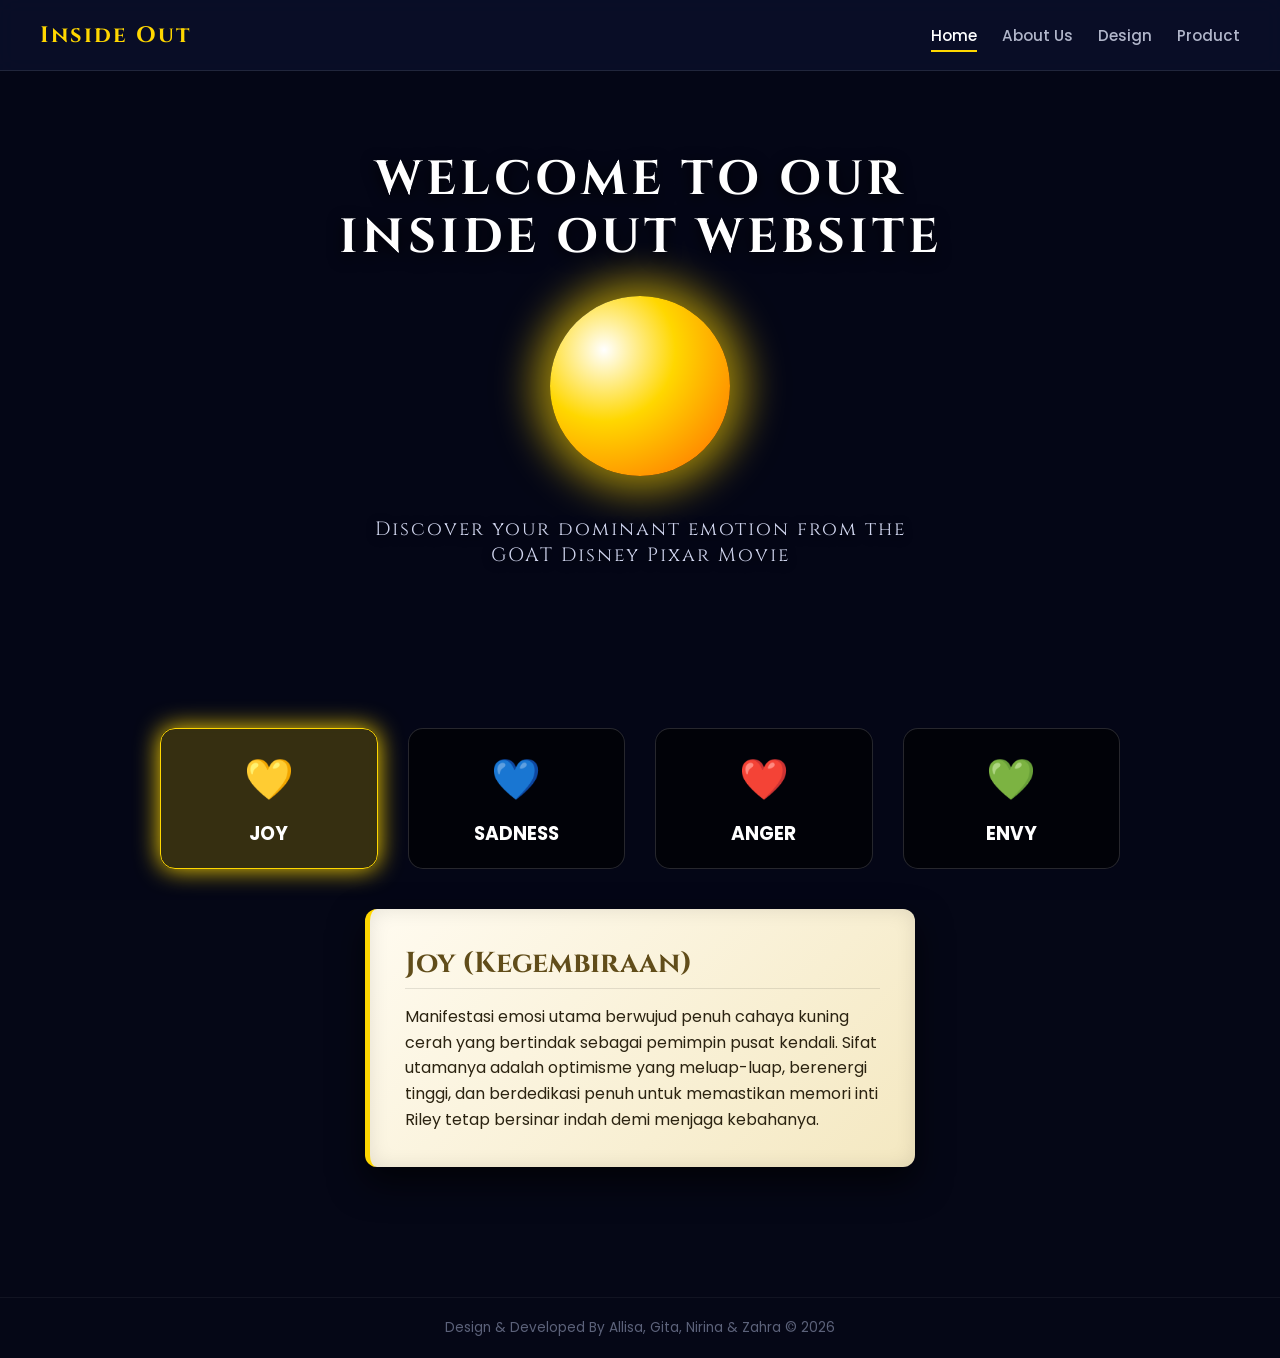
<file: index.html>
<!doctype html>
<html lang="id">
<head>
    <meta charset="utf-8">
    <meta name="viewport" content="width=device-width, initial-scale=1.0">
    <title>Inside Out - Mind Headquarters</title>
    
    <link rel="preconnect" href="https://fonts.googleapis.com">
    <link rel="preconnect" href="https://fonts.gstatic.com" crossorigin>
    <link href="https://fonts.googleapis.com/css2?family=Cinzel:wght@500;700&family=Poppins:wght@300;400;600&display=swap" rel="stylesheet">

    <style>
        /* --- RESET & BASE STYLES --- */
        * {
            box-sizing: border-box;
            margin: 0;
            padding: 0;
        }

        body {
            font-family: 'Poppins', sans-serif;
            color: #ffffff;
            min-height: 100vh;
            overflow-x: hidden;
            text-align: center;
            position: relative;
            background: #050716; /* Warna dasar gelap jika video belum termuat */
        }

        /* --- KODE KUNCI VIDEO BACKGROUND --- */
        .video-bg {
            position: fixed;
            top: 0;
            left: 0;
            width: 100%;
            height: 100%;
            object-fit: cover; /* Memaksa video memenuhi layar laptop tanpa gepeng */
            z-index: -2; /* Dikunci di lapisan paling belakang */
        }

        /* Efek overlay agar video agak gelap dan teks di atasnya sangat kontras & jelas dibaca */
        .video-overlay {
            position: fixed;
            top: 0;
            left: 0;
            width: 100%;
            height: 100%;
            background: rgba(5, 7, 22, 0.55); /* Menggelapkan video sebesar 55% */
            z-index: -1;
        }

        /* --- NAVIGATION BAR --- */
        header {
            display: flex;
            justify-content: space-between;
            align-items: center;
            padding: 20px 40px;
            background: rgba(11, 17, 44, 0.75);
            backdrop-filter: blur(10px);
            position: sticky;
            top: 0;
            z-index: 100;
            border-bottom: 1px solid rgba(255, 255, 255, 0.1);
        }

        .logo {
            font-family: 'Cinzel', serif;
            font-size: 1.4rem;
            font-weight: 700;
            letter-spacing: 2px;
            color: #ffd700;
        }

        .nav-links {
            display: flex;
            list-style: none;
            gap: 25px;
        }

        .nav-links a {
            color: #b0b5c9;
            text-decoration: none;
            font-weight: 500;
            transition: color 0.3s ease;
            font-size: 0.95rem;
        }

        .nav-links a:hover, .nav-links a.active {
            color: #ffffff;
            border-bottom: 2px solid #ffd700;
            padding-bottom: 4px;
        }

        /* Tombol Titik Tiga HP */
        .menu-toggle {
            display: none;
            font-size: 1.8rem;
            cursor: pointer;
            color: #ffd700;
            user-select: none;
            padding: 5px 10px;
        }

        /* Responsive Menu HP */
        @media screen and (max-width: 768px) {
            .menu-toggle { display: block; }
            .nav-links {
                display: none;
                flex-direction: column;
                position: absolute;
                top: 70px;
                right: 20px;
                background: rgba(11, 17, 44, 0.95);
                border: 1px solid rgba(255, 255, 255, 0.2);
                border-radius: 8px;
                width: 150px;
                padding: 15px;
                gap: 15px;
                text-align: right;
                box-shadow: 0 4px 15px rgba(0,0,0,0.5);
                z-index: 1000;
            }
            .nav-links.active { display: flex; }
        }

        /* --- HERO SECTION --- */
        .hero {
            padding: 80px 20px;
        }

        .hero h1 {
            font-family: 'Cinzel', serif;
            font-size: 3rem;
            letter-spacing: 4px;
            line-height: 1.2;
            margin-bottom: 30px;
            text-shadow: 0 4px 15px rgba(0, 0, 0, 0.9);
        }

        .core-orb {
            width: 180px;
            height: 180px;
            border-radius: 50%;
            margin: 0 auto 40px auto;
            background: radial-gradient(circle at 30% 30%, #fff 0%, #ffd700 40%, #ff8c00 80%);
            box-shadow: 0 0 40px 15px rgba(255, 215, 0, 0.6);
            animation: float 4s ease-in-out infinite;
            transition: background 0.5s ease, box-shadow 0.5s ease;
        }

        @keyframes float {
            0%, 100% { transform: translateY(0); }
            50% { transform: translateY(-12px); }
        }

        .subtitle {
            font-family: 'Cinzel', serif;
            font-size: 1.2rem;
            letter-spacing: 2px;
            color: #cfd4ed;
            max-width: 600px;
            margin: 0 auto;
            text-shadow: 0 2px 10px rgba(0, 0, 0, 0.9);
        }

        /* --- EMOTION SELECTOR SECTION --- */
        .emotion-section {
            padding: 40px 20px;
            max-width: 1000px;
            margin: 0 auto;
        }

        .emotion-grid {
            display: grid;
            grid-template-columns: repeat(auto-fit, minmax(130px, 1fr));
            gap: 30px;
            margin: 40px 0;
        }

        .emotion-sphere {
            background: rgba(0, 0, 0, 0.6); 
            border: 1px solid rgba(255, 255, 255, 0.15);
            border-radius: 15px;
            padding: 20px;
            cursor: pointer;
            transition: all 0.3s ease;
            backdrop-filter: blur(5px);
        }

        .emotion-sphere:hover { transform: scale(1.08); }
        .sphere-joy:hover, .sphere-joy.active { box-shadow: 0 0 25px #ffd700; border-color: #ffd700; background: rgba(255, 215, 0, 0.2); }
        .sphere-sadness:hover, .sphere-sadness.active { box-shadow: 0 0 25px #0088ff; border-color: #0088ff; background: rgba(0, 136, 255, 0.2); }
        .sphere-anger:hover, .sphere-anger.active { box-shadow: 0 0 25px #ff3333; border-color: #ff3333; background: rgba(255, 51, 51, 0.2); }
        .sphere-envy:hover, .sphere-envy.active { box-shadow: 0 0 25px #00ffcc; border-color: #00ffcc; background: rgba(0, 255, 204, 0.2); }

        .sphere-icon { font-size: 2.5rem; margin-bottom: 10px; display: block; }

        /* --- DISPLAY PANEL SIFAT --- */
        .display-panel {
            background: linear-gradient(135deg, #fffbf0 0%, #f4e8c1 100%);
            color: #2b2311;
            padding: 35px;
            border-radius: 12px;
            max-width: 550px;
            margin: 40px auto;
            box-shadow: 0 15px 35px rgba(0,0,0,0.7), inset 0 0 20px rgba(0,0,0,0.1);
            border-left: 5px solid #ffd700;
            text-align: left;
            transition: border-color 0.5s ease;
        }

        .display-panel h2 {
            font-family: 'Cinzel', serif;
            font-size: 1.8rem;
            margin-bottom: 15px;
            color: #614d1a;
            border-bottom: 1px solid rgba(0,0,0,0.1);
            padding-bottom: 5px;
        }

        .display-panel p { font-size: 1rem; line-height: 1.6; }

        footer {
            background: #050716;
            padding: 20px;
            font-size: 0.85rem;
            color: #5c627a;
            border-top: 1px solid rgba(255, 255, 255, 0.05);
            margin-top: 50px;
        }
    </style>
</head>

<body>
<video autoplay loop playsinline class="video-bg">
        <source src="https://videotourl.com/videos/1780485019352-0868a29f-d876-44ca-b1f7-322c6c4baa89.mp4" type="video/mp4">
        Browser kamu tidak mendukung video background.
    </video>
    <div class="video-overlay"></div>
    </video>
    <div class="video-overlay"></div>


    <header>
        <div class="logo">Inside Out</div>
        <ul class="nav-links" id="nav-list">
            <li><a href="index.html" class="active">Home</a></li>
            <li><a href="AboutUs.html">About Us</a></li>
            <li><a href="Design.html">Design</a></li>
            <li><a href="product.html">Product</a></li>
        </ul>
        <div class="menu-toggle" onclick="toggleMenu()">⋮</div>
    </header>


    <section class="hero">
        <h1>WELCOME TO OUR<br>INSIDE OUT WEBSITE</h1>
        <div class="core-orb" id="main-orb"></div>
        <p class="subtitle">Discover your dominant emotion from the GOAT Disney Pixar Movie</p>
    </section>


    <section class="emotion-section">
        <div class="emotion-grid">
            <div class="emotion-sphere sphere-joy active" onclick="changeEmotion('joy')">
                <span class="sphere-icon">💛</span>
                <h3>JOY</h3>
            </div>
            <div class="emotion-sphere sphere-sadness" onclick="changeEmotion('sadness')">
                <span class="sphere-icon">💙</span>
                <h3>SADNESS</h3>
            </div>
            <div class="emotion-sphere sphere-anger" onclick="changeEmotion('anger')">
                <span class="sphere-icon">❤️</span>
                <h3>ANGER</h3>
            </div>
            <div class="emotion-sphere sphere-envy" onclick="changeEmotion('envy')">
                <span class="sphere-icon">💚</span>
                <h3>ENVY</h3>
            </div>
        </div>

        <div class="display-panel" id="emotion-card">
            <h2 id="emotion-title">Joy (Kegembiraan)</h2>
            <p id="emotion-desc">Manifestasi emosi utama berwujud penuh cahaya kuning cerah yang bertindak sebagai pemimpin pusat kendali. Sifat utamanya adalah optimisme yang meluap-luap, berenergi tinggi, dan berdedikasi penuh untuk memastikan memori inti Riley tetap bersinar indah demi menjaga kebahanya.</p>
        </div>
    </section>
           
    <footer>
        <p>Design & Developed By Allisa, Gita, Nirina & Zahra ©️ 2026</p>
    </footer>
        
    <script>
        function toggleMenu() {
            var navList = document.getElementById("nav-list");
            navList.classList.toggle("active");
        }

        const emotionData = {
            joy: {
                title: "Joy (Kegembiraan)",
                desc: "Manifestasi emosi utama berwujud penuh cahaya kuning cerah yang bertindak sebagai pemimpin pusat kendali. Sifat utamanya adalah optimisme yang meluap-luap, berenergi tinggi, dan berdedikasi penuh untuk memastikan memori inti Riley tetap bersinar indah demi menjaga kebahanya.",
                color: "#ffd700",
                orbBg: "radial-gradient(circle at 30% 30%, #fff 0%, #ffd700 40%, #ff8c00 80%)",
                glow: "0 0 40px 15px rgba(255, 215, 0, 0.6)"
            },
            sadness: {
                title: "Sadness (Kesedihan)",
                desc: "Manifestasi emosi duka berwujud biru melankolis yang memakai kacamata besar. Sifat utamanya adalah pesimistis, pasif, dan selalu melihat sisi menyedihkan dari suatu hal. Meski awalnya dianggap pengganggu, ia sangat penting untuk memicu empati dan memberi tahu orang lain saat Riley butuh pertolongan.",
                color: "#0088ff",
                orbBg: "radial-gradient(circle at 30% 30%, #fff 0%, #0088ff 40%, #0022aa 80%)",
                glow: "0 0 40px 15px rgba(0, 136, 255, 0.6)"
            },
            anger: {
                title: "Anger (Kemarahan)",
                desc: "Manifestasi emosi amarah berbentuk balok merah bata yang siap meledak kapan saja. Sifat utamanya adalah tidak sabaran, sangat reaktif, dan kepalanya akan menyemburkan api jika merasa ada ketidakadilan. Tugasnya adalah melindungi hak Riley dan memastikan segala hal berjalan dengan adil.",
                color: "#ff3333",
                orbBg: "radial-gradient(circle at 30% 30%, #fff 0%, #ff3333 40%, #880000 80%)",
                glow: "0 0 40px 15px rgba(255, 51, 51, 0.6)"
            },
            envy: {
                title: "Envy (Iri Hati)",
                desc: "Emosi baru bertubuh mungil dengan mata besar penuh kekaguman yang muncul saat remaja. Sifat utamanya adalah mudah cemburu dan selalu menginginkan apa yang dimiliki orang lain. Meskipun terdengar negatif, Envy berfungsi membangun ambisi dan memotivasi Riley untuk menggapai hal baru yang keren.",
                color: "#00ffcc",
                orbBg: "radial-gradient(circle at 30% 30%, #fff 0%, #00ffcc 40%, #006644 80%)",
                glow: "0 0 40px 15px rgba(0, 255, 204, 0.6)"
            }
        };

        function changeEmotion(emotionKey) {
            document.getElementById('emotion-title').innerText = emotionData[emotionKey].title;
            document.getElementById('emotion-desc').innerText = emotionData[emotionKey].desc;
            document.getElementById('emotion-card').style.borderColor = emotionData[emotionKey].color;
            
            const mainOrb = document.getElementById('main-orb');
            mainOrb.style.background = emotionData[emotionKey].orbBg;
            mainOrb.style.boxShadow = emotionData[emotionKey].glow;

            const spheres = document.querySelectorAll('.emotion-sphere');
            spheres.forEach(sphere => sphere.classList.remove('active'));
            
            const targetSphere = document.querySelector('.sphere-' + emotionKey);
            if (targetSphere) {
                targetSphere.classList.add('active');
            }
        }
    </script>
</body>
</html>
</file>
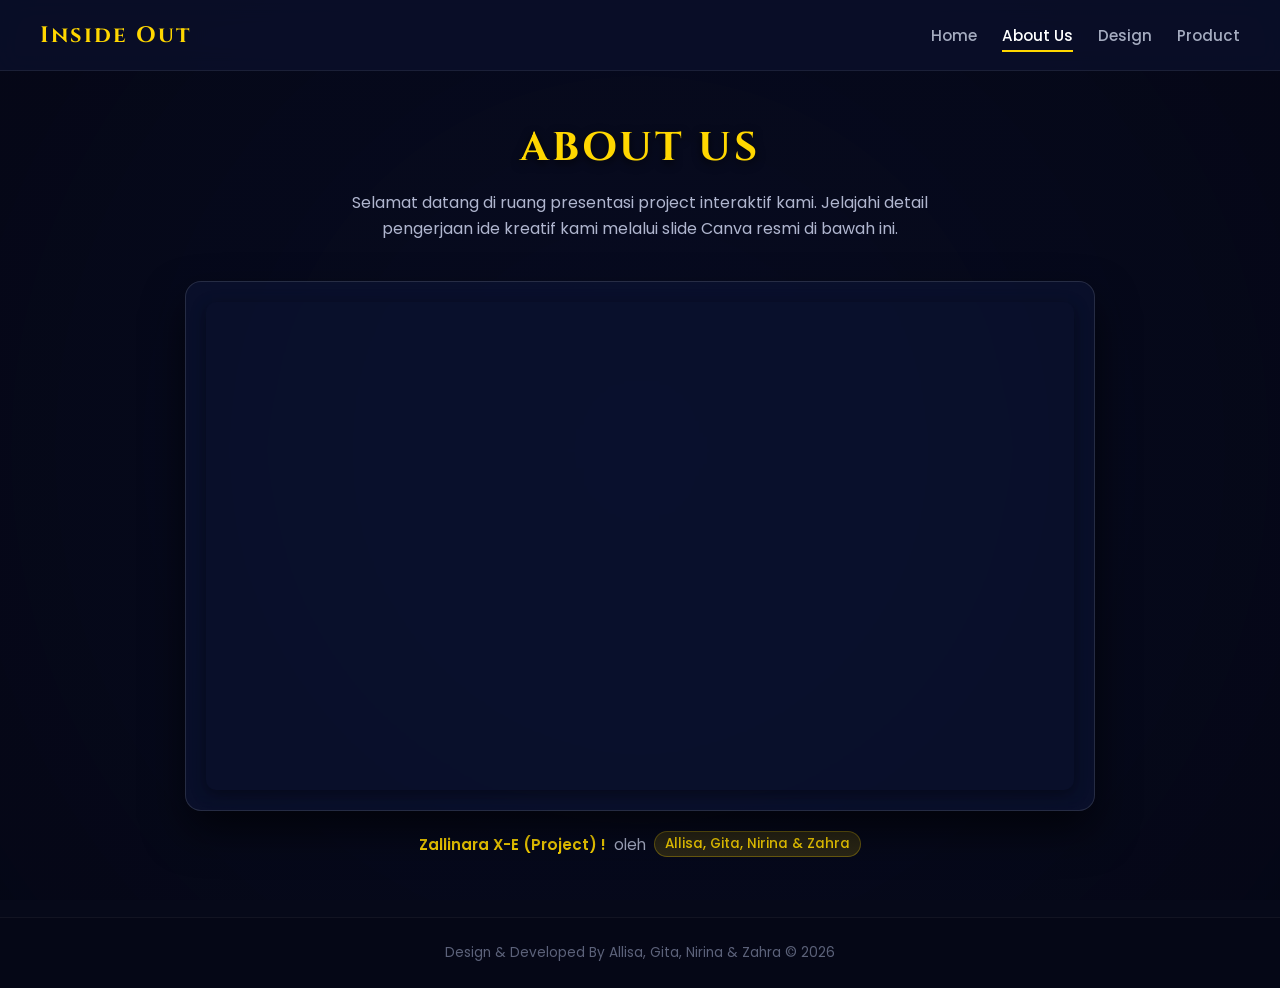
<file: AboutUs.html>
<!doctype html>
<html lang="id">
<head>
    <meta charset="utf-8">
    <meta name="viewport" content="width=device-width, initial-scale=1.0">
    <title>About Us - Inside Out Project</title>
    
    <!-- Google Fonts -->
    <link rel="preconnect" href="https://fonts.googleapis.com">
    <link rel="preconnect" href="https://fonts.gstatic.com" crossorigin>
    <link href="https://fonts.googleapis.com/css2?family=Cinzel:wght@600;700&family=Poppins:wght@300;400;500;600&display=swap" rel="stylesheet">

    <style>
        /* --- RESET STYLE --- */
        * {
            box-sizing: border-box;
            margin: 0;
            padding: 0;
        }

        body {
            font-family: 'Poppins', sans-serif;
            color: #ffffff;
            min-height: 100vh;
            background: #060919;
            overflow-x: hidden;
            position: relative;
        }

        /* --- VIDEO BACKGROUND (DENGAN EFEK BLUR AGAR BEDA DARI INDEX) --- */
        .video-bg {
            position: fixed;
            top: 0;
            left: 0;
            width: 100%;
            height: 100%;
            object-fit: cover;
            z-index: -2;
            filter: blur(4px); /* Memberikan efek kedalaman/fokus pada konten */
        }

        .video-overlay {
            position: fixed;
            top: 0;
            left: 0;
            width: 100%;
            height: 100%;
            background: radial-gradient(circle, rgba(10, 15, 43, 0.5) 0%, rgba(5, 7, 22, 0.85) 100%);
            z-index: -1;
        }

        /* --- NAVIGATION BAR --- */
        header {
            display: flex;
            justify-content: space-between;
            align-items: center;
            padding: 20px 40px;
            background: rgba(10, 15, 43, 0.8);
            backdrop-filter: blur(12px);
            position: sticky;
            top: 0;
            z-index: 100;
            border-bottom: 1px solid rgba(255, 255, 255, 0.08);
        }

        .logo {
            font-family: 'Cinzel', serif;
            font-size: 1.4rem;
            font-weight: 700;
            letter-spacing: 2px;
            color: #ffd700;
        }

        .nav-links {
            display: flex;
            list-style: none;
            gap: 25px;
        }

        .nav-links a {
            color: #a4abbf;
            text-decoration: none;
            font-weight: 500;
            font-size: 0.95rem;
            transition: all 0.3s ease;
        }

        .nav-links a:hover, .nav-links a.active {
            color: #ffffff;
            border-bottom: 2px solid #ffd700;
            padding-bottom: 4px;
        }

        /* Tombol Menu HP */
        .menu-toggle {
            display: none;
            font-size: 1.8rem;
            cursor: pointer;
            color: #ffd700;
            user-select: none;
            padding: 5px 10px;
        }

        @media screen and (max-width: 768px) {
            .menu-toggle { display: block; }
            .nav-links {
                display: none;
                flex-direction: column;
                position: absolute;
                top: 70px;
                right: 20px;
                background: rgba(10, 15, 43, 0.95);
                border: 1px solid rgba(255, 255, 255, 0.15);
                border-radius: 8px;
                width: 160px;
                padding: 15px;
                gap: 15px;
                text-align: right;
                box-shadow: 0 4px 20px rgba(0,0,0,0.6);
            }
            .nav-links.active { display: flex; }
        }

        /* --- CONTEN CONTAINER (LAYOUT BARU) --- */
        .main-content {
            max-width: 950px;
            margin: 50px auto;
            padding: 0 20px;
            text-align: center;
        }

        .page-title {
            font-family: 'Cinzel', serif;
            font-size: 2.5rem;
            color: #ffd700;
            letter-spacing: 3px;
            margin-bottom: 15px;
            text-shadow: 0 3px 10px rgba(0, 0, 0, 0.8);
        }

        .page-subtitle {
            font-size: 1rem;
            color: #b0b6cf;
            margin-bottom: 40px;
            max-width: 600px;
            margin-left: auto;
            margin-right: auto;
            line-height: 1.6;
        }

        /* --- CANVA EMBED AREA (RAPI & CLEAN) --- */
        .canva-container-box {
            background: rgba(13, 20, 54, 0.6);
            border: 1px solid rgba(255, 255, 255, 0.12);
            border-radius: 16px;
            padding: 20px;
            backdrop-filter: blur(10px);
            box-shadow: 0 20px 40px rgba(0, 0, 0, 0.6);
            transition: transform 0.3s ease;
        }

        .canva-container-box:hover {
            transform: translateY(-2px);
        }

        /* Pembungkus Responsif Canva */
        .canva-responsive-wrapper {
            position: relative;
            width: 100%;
            height: 0;
            padding-top: 56.25%; /* Aspect Ratio 16:9 */
            overflow: hidden;
            border-radius: 10px;
            box-shadow: 0 4px 15px rgba(0, 0, 0, 0.4);
            will-change: transform;
        }

        .canva-responsive-wrapper iframe {
            position: absolute;
            width: 100%;
            height: 100%;
            top: 0;
            left: 0;
            border: none;
            padding: 0;
            margin: 0;
        }

        /* --- KREDIT DESAIN UTAMA --- */
        .credit-box {
            margin-top: 20px;
            display: flex;
            justify-content: center;
            align-items: center;
            gap: 8px;
            font-size: 0.95rem;
            color: #b0b6cf;
        }

        .canva-link {
            color: #ffd700;
            text-decoration: none;
            font-weight: 600;
            transition: color 0.2s ease;
        }

        .canva-link:hover {
            color: #ffffff;
            text-decoration: underline;
        }

        .author-tag {
            background: rgba(255, 215, 0, 0.15);
            color: #ffd700;
            padding: 2px 10px;
            border-radius: 20px;
            font-size: 0.85rem;
            border: 1px solid rgba(255, 215, 0, 0.3);
            font-weight: 500;
        }

        /* --- FOOTER --- */
        footer {
            background: #050716;
            padding: 25px;
            font-size: 0.85rem;
            color: #5c627a;
            border-top: 1px solid rgba(255, 255, 255, 0.05);
            margin-top: 60px;
            text-align: center;
        }
    </style>
</head>

<body>

    <!-- VIDEO BACKGROUND STREAMING -->
    <video autoplay muted loop playsinline class="video-bg">
        <source src="https://videotourl.com/videos/1780485019352-0868a29f-d876-44ca-b1f7-322c6c4baa89.mp4" type="video/mp4">
    </video>
    <div class="video-overlay"></div>


    <!-- MENU NAVIGASI AKTIF (ABOUT US) -->
    <header>
        <div class="logo">Inside Out</div>
        <ul class="nav-links" id="nav-list">
            <li><a href="index.html">Home</a></li>
            <li><a href="AboutUs.html" class="active">About Us</a></li>
            <li><a href="Design.html">Design</a></li>
            <li><a href="product.html">Product</a></li>
        </ul>
        <div class="menu-toggle" onclick="toggleMenu()">⋮</div>
    </header>


    <!-- AREA KONTEN UTAMA -->
    <main class="main-content">
        
        <h1 class="page-title">ABOUT US</h1>
        <p class="page-subtitle">Selamat datang di ruang presentasi project interaktif kami. Jelajahi detail pengerjaan ide kreatif kami melalui slide Canva resmi di bawah ini.</p>

        <!-- KOTAK PREMIUM UNTUK EMBED CANVA -->
        <div class="canva-container-box">
            <div class="canva-responsive-wrapper">
                <iframe loading="lazy" src="https://www.canva.com/design/DAHGj2uN0nU/hLm4HjdN2fwJpxoIlY7a-A/view?embed" allowfullscreen="allowfullscreen" allow="fullscreen"></iframe>
            </div>
        </div>

        <!-- TOMBOL KREDIT DAN PEMBUAT YANG SUDAH RAPI -->
        <div class="credit-box">
            <a class="canva-link" href="https://www.canva.com/design/DAHGj2uN0nU/hLm4HjdN2fwJpxoIlY7a-A/view?utm_content=DAHGj2uN0nU&amp;utm_campaign=designshare&amp;utm_medium=embeds&amp;utm_source=link" target="_blank" rel="noopener">
                Zallinara X-E (Project) !
            </a>
            <span>oleh</span>
            <span class="author-tag">Allisa, Gita, Nirina & Zahra</span>
        </div>

    </main>


    <footer>
        <p>Design & Developed By Allisa, Gita, Nirina & Zahra © 2026</p>
    </footer>


    <!-- JAVASCRIPT MENU HP -->
    <script>
        function toggleMenu() {
            var navList = document.getElementById("nav-list");
            navList.classList.toggle("active");
        }
    </script>

</body>
</html>
</file>
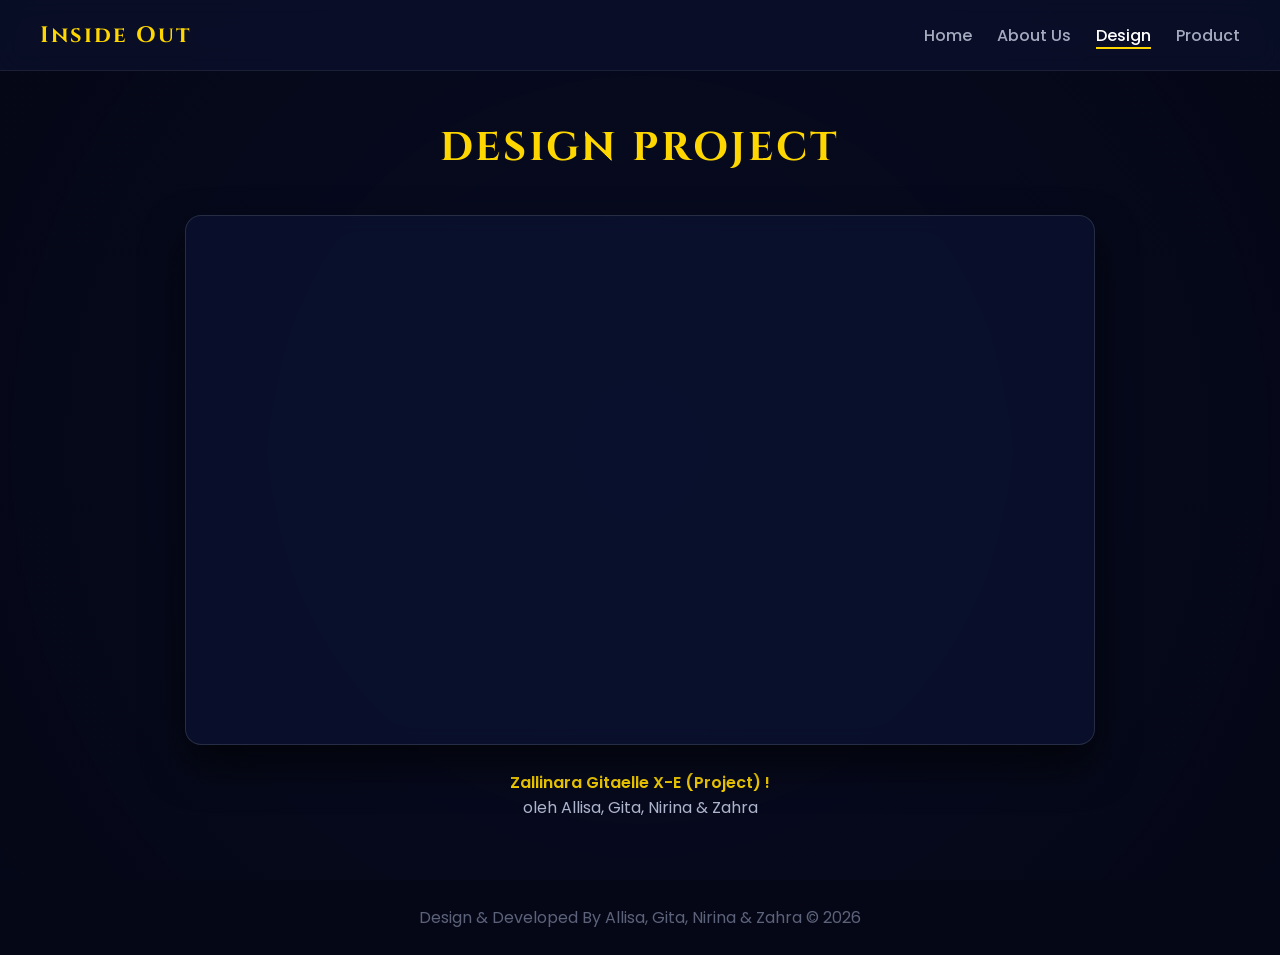
<file: Design.html>
<!doctype html>
<html lang="id">
<head>
    <meta charset="utf-8">
    <meta name="viewport" content="width=device-width, initial-scale=1.0">
    <title>Design - Inside Out Project</title>
    
    <link rel="preconnect" href="https://fonts.googleapis.com">
    <link rel="preconnect" href="https://fonts.gstatic.com" crossorigin>
    <link href="https://fonts.googleapis.com/css2?family=Cinzel:wght@600;700&family=Poppins:wght@300;400;500;600&display=swap" rel="stylesheet">

    <style>
        /* --- RESET STYLE --- */
        * { box-sizing: border-box; margin: 0; padding: 0; }

        body {
            font-family: 'Poppins', sans-serif;
            color: #ffffff;
            min-height: 100vh;
            background: #060919;
            overflow-x: hidden;
            position: relative;
        }

        /* --- VIDEO BACKGROUND --- */
        .video-bg {
            position: fixed;
            top: 0;
            left: 0;
            width: 100%;
            height: 100%;
            object-fit: cover;
            z-index: -2;
            filter: blur(4px);
        }

        .video-overlay {
            position: fixed;
            top: 0;
            left: 0;
            width: 100%;
            height: 100%;
            background: radial-gradient(circle, rgba(10, 15, 43, 0.5) 0%, rgba(5, 7, 22, 0.85) 100%);
            z-index: -1;
        }

        /* --- NAVIGATION BAR --- */
        header {
            display: flex;
            justify-content: space-between;
            align-items: center;
            padding: 20px 40px;
            background: rgba(10, 15, 43, 0.8);
            backdrop-filter: blur(12px);
            position: sticky;
            top: 0;
            z-index: 100;
            border-bottom: 1px solid rgba(255, 255, 255, 0.08);
        }

        .logo { font-family: 'Cinzel', serif; font-size: 1.4rem; font-weight: 700; letter-spacing: 2px; color: #ffd700; }
        .nav-links { display: flex; list-style: none; gap: 25px; }
        .nav-links a { color: #a4abbf; text-decoration: none; font-weight: 500; transition: all 0.3s ease; }
        .nav-links a:hover, .nav-links a.active { color: #ffffff; border-bottom: 2px solid #ffd700; }

        /* --- MAIN CONTENT --- */
        .main-content { max-width: 950px; margin: 50px auto; padding: 0 20px; text-align: center; }
        .page-title { font-family: 'Cinzel', serif; font-size: 2.5rem; color: #ffd700; letter-spacing: 3px; margin-bottom: 40px; }

        /* --- CANVA EMBED AREA --- */
        .canva-container-box {
            background: rgba(13, 20, 54, 0.6);
            border: 1px solid rgba(255, 255, 255, 0.12);
            border-radius: 16px;
            padding: 20px;
            backdrop-filter: blur(10px);
            box-shadow: 0 20px 40px rgba(0, 0, 0, 0.6);
        }

        .canva-responsive-wrapper {
            position: relative;
            width: 100%;
            height: 0;
            padding-top: 56.25%;
            overflow: hidden;
            border-radius: 10px;
        }

        .canva-responsive-wrapper iframe {
            position: absolute;
            width: 100%;
            height: 100%;
            top: 0;
            left: 0;
            border: none;
        }

        /* --- KREDIT --- */
        .credit-box { margin-top: 25px; color: #b0b6cf; }
        .canva-link { color: #ffd700; text-decoration: none; font-weight: 600; }
        .canva-link:hover { text-decoration: underline; }

        footer { background: #050716; padding: 25px; color: #5c627a; margin-top: 60px; text-align: center; }
    </style>
</head>

<body>

    <video autoplay muted loop playsinline class="video-bg">
        <source src="https://videotourl.com/videos/1780485019352-0868a29f-d876-44ca-b1f7-322c6c4baa89.mp4" type="video/mp4">
    </video>
    <div class="video-overlay"></div>

    <header>
        <div class="logo">Inside Out</div>
        <ul class="nav-links" id="nav-list">
            <li><a href="index.html">Home</a></li>
            <li><a href="AboutUs.html">About Us</a></li>
            <li><a href="Design.html" class="active">Design</a></li>
            <li><a href="product.html">Product</a></li>
        </ul>
    </header>

    <main class="main-content">
        <h1 class="page-title">DESIGN PROJECT</h1>

        <div class="canva-container-box">
            <div class="canva-responsive-wrapper">
                <iframe loading="lazy" src="https://www.canva.com/design/DAHJDnpXhmE/qfJUwasbPDex14GgZQZtFw/view?embed" allowfullscreen="allowfullscreen" allow="fullscreen"></iframe>
            </div>
        </div>

        <div class="credit-box">
            <a class="canva-link" href="https://www.canva.com/design/DAHJDnpXhmE/qfJUwasbPDex14GgZQZtFw/view?utm_content=DAHJDnpXhmE&amp;utm_campaign=designshare&amp;utm_medium=embeds&amp;utm_source=link" target="_blank" rel="noopener">
                Zallinara Gitaelle X-E (Project) !
            </a>
            <p>oleh Allisa, Gita, Nirina & Zahra</p>
        </div>
    </main>

    <footer>
        <p>Design & Developed By Allisa, Gita, Nirina & Zahra ©️ 2026</p>
    </footer>

</body>
</html>
</file>
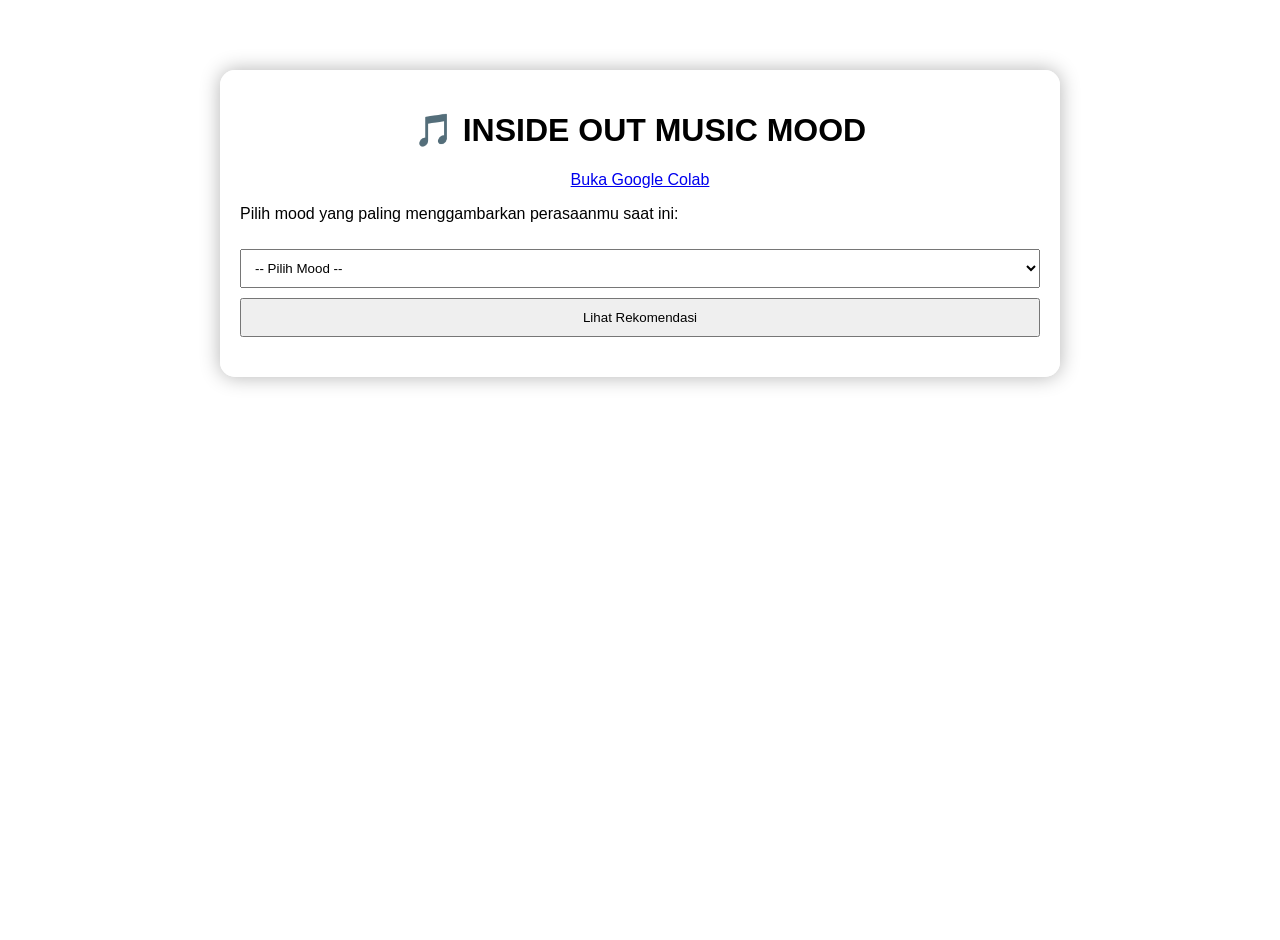
<file: product.html>
<!DOCTYPE html>
<html lang="id">
<head>
<meta charset="UTF-8">
<meta name="viewport" content="width=device-width, initial-scale=1.0">
<title>Inside Out Music Mood</title>
<style>
    /* CSS BARU UNTUK BACKGROUND VIDEO */
    body, html {
        margin: 0;
        padding: 0;
        height: 100%;
        overflow: auto;
    }
    #bg-video {
        position: fixed;
        right: 0;
        bottom: 0;
        min-width: 100%;
        min-height: 100%;
        width: auto;
        height: auto;
        z-index: -1; /* Agar video selalu di belakang */
        object-fit: cover;
    }

    body {
        font-family: Arial, sans-serif;
        padding: 20px;
    }
    .container {
        max-width: 800px;
        margin: 50px auto;
        background: rgba(255, 255, 255, 0.85); /* Dibuat sedikit transparan agar video terlihat */
        padding: 20px;
        border-radius: 15px;
        box-shadow: 0 0 20px rgba(0,0,0,0.3);
        backdrop-filter: blur(5px); /* Efek blur agar teks lebih terbaca */
    }
    h1 { text-align: center; }
    select, button { padding: 10px; margin-top: 10px; width: 100%; }
    #hasil { margin-top: 20px; line-height: 1.8; }
</style>
</head>
<body>

    <!-- ELEMEN VIDEO -->
    <video autoplay muted loop id="bg-video">
        <source src="https://videotourl.com/videos/1780485019352-0868a29f-d876-44ca-b1f7-322c6c4baa89.mp4" type="video/mp4">
        Browser kamu tidak mendukung tag video.
    </video>

    <div class="container">
        <h1>🎵 INSIDE OUT MUSIC MOOD</h1>
        <p style="text-align:center;">
            <a href="https://colab.research.google.com/drive/ID_NOTEBOOK_KAMU" target="_blank">Buka Google Colab</a>
        </p>
        
        <p>Pilih mood yang paling menggambarkan perasaanmu saat ini:</p>
        <select id="mood">
            <option value="">-- Pilih Mood --</option>
            <option value="joy">😊 Joy</option>
            <option value="sadness">😢 Sadness</option>
            <option value="anger">😡 Anger</option>
            <option value="envy">💚 Envy</option>
        </select>
        <button onclick="tampilkanMood()">Lihat Rekomendasi</button>
        <div id="hasil"></div>
    </div>

<script>
    // ... (Script JavaScript kamu tetap sama) ...
    function tampilkanMood(){
        const mood = document.getElementById("mood").value;
        const hasil = document.getElementById("hasil");
        
        const data = {
            joy: { judul: "😊 JOY (Bahagia)", desc: "Pengirim sedang merasa bahagia dan penuh energi.", lagu: ["Tulus - Hati-Hati di Jalan", "Nidji - Laskar Pelangi", "HIVI! - Remaja", "MALIQ & D'Essentials - Senja Teduh Pelita", "Sheila On 7 - Melompat Lebih Tinggi"] },
            sadness: { judul: "😢 SADNESS (Sedih)", desc: "Pengirim sedang merasa sedih atau kehilangan.", lagu: ["Mahalini - Sisa Rasa", "Lyodra - Pesan Terakhir", "Andmesh - Hanya Rindu", "Feby Putri ft. Fiersa Besari - Runtuh", "Tulus - Monokrom"] },
            anger: { judul: "😡 ANGER (Marah)", desc: "Pengirim sedang merasa kesal atau frustrasi.", lagu: ["Superman Is Dead - Jika Kami Bersama", ".Feast - Peradaban", "Pee Wee Gaskins - Dibalik Hari Esok", "Burgerkill - Tiga Titik Hitam", "Efek Rumah Kaca - Mosi Tidak Percaya"] },
            envy: { judul: "💚 ENVY (Iri)", desc: "Pengirim sedang membandingkan diri atau merasa iri.", lagu: ["Hindia - Evaluasi", "Nadin Amizah - Sorai", "Kunto Aji - Rehat", "Tulus - Manusia Kuat", "Yura Yunita - Dunia Tipu-Tipu"] }
        };

        if(data[mood]) {
            let listLagu = data[mood].lagu.map(l => `<li>${l}</li>`).join("");
            hasil.innerHTML = `<h2>${data[mood].judul}</h2><p>${data[mood].desc}</p><h3>Rekomendasi Lagu:</h3><ul>${listLagu}</ul>`;
        } else {
            hasil.innerHTML = "<p>❌ Silakan pilih mood terlebih dahulu.</p>";
        }
    }
</script>
</body>
</html>
</file>
